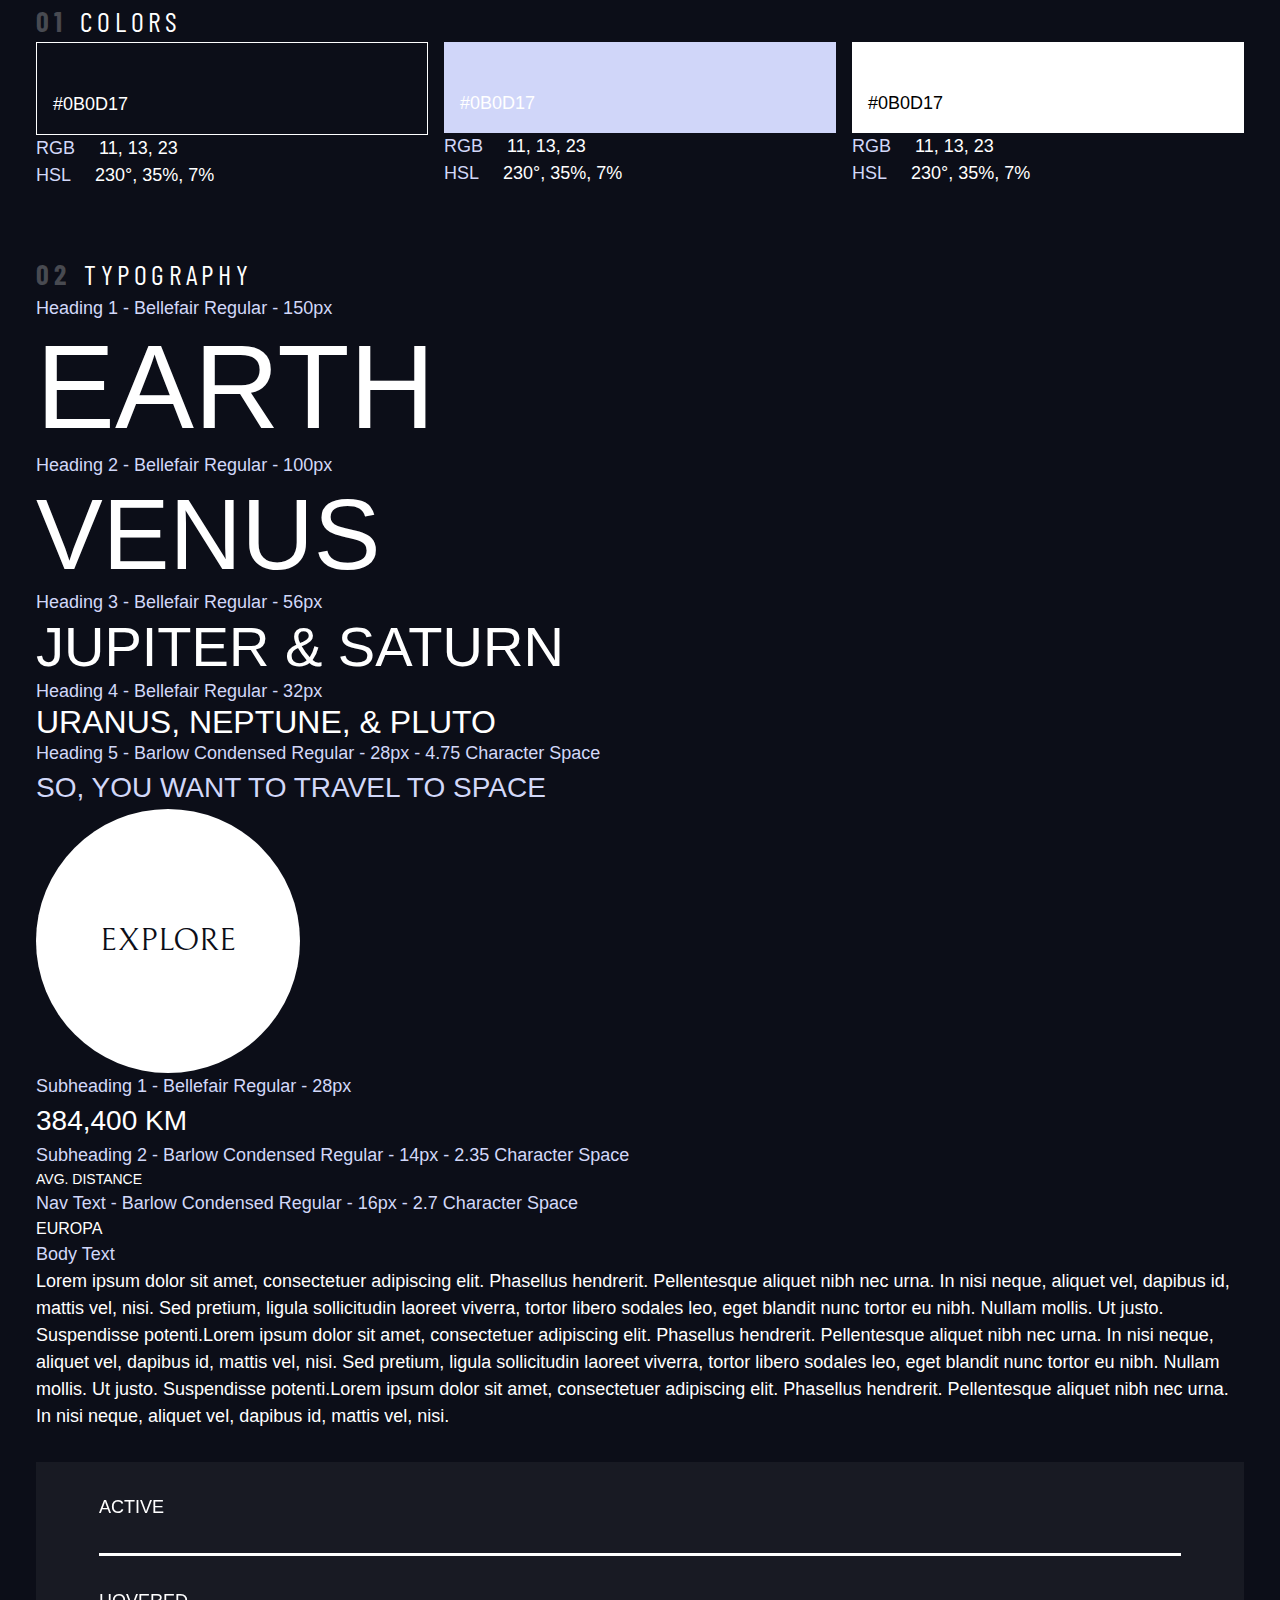
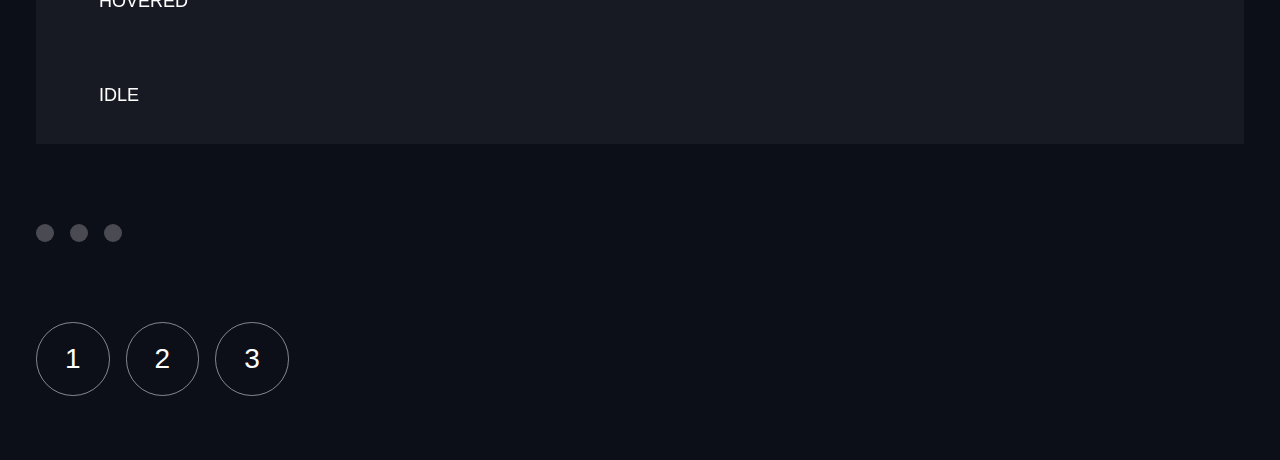
<file: index.html>
<!DOCTYPE html>
<html lang="en">
<head>
    <meta charset="UTF-8">
    <meta name="viewport" content="width=device-width, initial-scale=1.0">
    <link rel="preconnect" href="https://fonts.googleapis.com">
<link rel="preconnect" href="https://fonts.gstatic.com" crossorigin>
<link href="https://fonts.googleapis.com/css2?family=Barlow+Condensed:ital,wght@0,100;0,200;0,300;0,400;0,500;0,600;0,700;0,800;0,900;1,100;1,200;1,300;1,400;1,500;1,600;1,700;1,800;1,900&family=Bellefair&display=swap" rel="stylesheet">
    <link rel="stylesheet" href="style.css">
    <title>Document</title>
</head>
<body>
    <div class="container">
    <section class="colors">

            <h2 class="numbered-title"><span>01</span>COLORS</h2>

            <div class="flex">

        
<div style="flex-grow: 1;">
    <div style="padding: 3rem 1rem 1rem; border: 1px solid white;">#0B0D17</div>
    <p><span class="text-accent" style="margin-right:1.5rem;">RGB</span>11, 13, 23</p>
    <p><span class="text-accent" style="margin-right:1.5rem;">HSL</span>230°, 35%, 7%</p>
</div>

<div style="flex-grow: 1;">
    <div style="padding: 3rem 1rem 1rem; background-color:#D0D6F9;">#0B0D17</div>
    <p><span class="text-accent" style="margin-right:1.5rem;">RGB</span>11, 13, 23</p>
    <p><span class="text-accent" style="margin-right:1.5rem;">HSL</span>230°, 35%, 7%</p>
</div>

<div style="flex-grow: 1;">
    <div style="padding: 3rem 1rem 1rem; background-color:#FFFFFF; color: black;">#0B0D17</div>
    <p><span class="text-accent" style="margin-right:1.5rem;">RGB</span>11, 13, 23</p>
    <p><span class="text-accent" style="margin-right:1.5rem;">HSL</span>230°, 35%, 7%</p>
</div>

</div>
    
    </section>

    <section id="typography"  style="margin: 4rem 0">
        <h2 class="numbered-title"><span>02</span>Typography</h2>
        <div class="main-flex">

            <div>
                
                    <p class="text-accent">Heading 1 - Bellefair Regular - 150px</p>
                    <p class="fs-900 ff-Belle uppercase">Earth</p>
                
                
                    <p class="text-accent">Heading 2 - Bellefair Regular - 100px</p>
                    <p class="fs-800 ff-Belle uppercase">Venus</p>
                
                <div> 
                    <p class="text-accent">Heading 3 - Bellefair Regular - 56px</p>
                    <p class="fs-700 ff-Belle uppercase">Jupiter & Saturn</p>
                </div>
                <div> 
                    <p class="text-accent">Heading 4 - Bellefair Regular - 32px</p>
                    <p class="fs-600 ff-Belle uppercase">Uranus, Neptune, & Pluto</p>
                </div>
                <div> 
                    <p class="text-accent">Heading 5 - Barlow Condensed Regular - 28px - 4.75 Character Space</p>
                    <p class="fs-500 ff-barlow-cond text-accent letter-spacing-large uppercase">So, you want to travel to space</p>
                </div>

                <div>
                    <a href="#" class="large-button uppercase ff-serif fs-600 text-dark bg-white">Explore</a>
                </div>
            
            </div>
            
            <div>
                <div> 
                    <p class="text-accent">Subheading 1 - Bellefair Regular - 28px</p>
                    <p class="fs-500 ff-Belle uppercase">384,400 km</p>
                </div>
                <div> 
                    <p class="text-accent">Subheading 2 - Barlow Condensed Regular - 14px - 2.35 Character Space</p>
                    <p class="fs-200 ff-barlow-cond letter-spacing-small uppercase">Avg. Distance</p>
                </div>
                <div> 
                    <p class="text-accent">Nav Text - Barlow Condensed Regular - 16px - 2.7 Character Space</p>
                    <p class="fs-300 ff-barlow-cond letter-spacing-medium uppercase">Europa</p>
                </div>
                <div> 
                    <p class="text-accent">Body Text</p>
                    <p>Lorem ipsum dolor sit amet, consectetuer adipiscing elit. Phasellus hendrerit. Pellentesque aliquet nibh nec urna. In nisi neque, aliquet vel, dapibus id, mattis vel, nisi. Sed pretium, ligula sollicitudin laoreet viverra, tortor libero sodales leo, eget blandit nunc tortor eu nibh. Nullam mollis. Ut justo. Suspendisse potenti.Lorem ipsum dolor sit amet, consectetuer adipiscing elit. Phasellus hendrerit. Pellentesque aliquet nibh nec urna. In nisi neque, aliquet vel, dapibus id, mattis vel, nisi. Sed pretium, ligula sollicitudin laoreet viverra, tortor libero sodales leo, eget blandit nunc tortor eu nibh. Nullam mollis. Ut justo. Suspendisse potenti.Lorem ipsum dolor sit amet, consectetuer adipiscing elit. Phasellus hendrerit. Pellentesque aliquet nibh nec urna. In nisi neque, aliquet vel, dapibus id, mattis vel, nisi. </p>
                </div>

                <div class="align-center">
                
                    <ul class="primary-navigation underline-indicators">
                        <li class="uppercase letter-spacing-medium active"><a href="#" class="text-white">Active</a></li>
                        <li class="uppercase letter-spacing-medium"><a href="#" class="text-white">Hovered</a></li>
                        <li class="uppercase letter-spacing-medium"><a href="#" class="text-white">Idle</a></li>
                    </ul>
                
                          
                
                <div class="dot-indicators flex" style="margin-block:5rem">
                    <button></button>
                    <button></button>
                    <button></button>
                </div>
                
                <div class="number-indicators flex">
                    <button class="ff-Belle fs-500">1</button>
                    <button class="ff-Belle fs-500">2</button>
                    <button class="ff-Belle fs-500">3</button>
                </div>
            </div>
                



            </div>

            



            
        </div>
    </section>







</div>
</body>
</html>
</file>
<file: style.css>
/* ------------------- */
/* Custom properties   */
/* ------------------- */

:root {
  /* colors */
  --clr-dark: 230 35% 7%;
  --clr-light: 231 77% 90%;
  --clr-white: 0 0% 100%;
  
  /* font-sizes */
  --fs-900: clamp(5rem, 8vw + 1rem, 9.375rem);
  --fs-800: 3.5rem;
  --fs-700: 1.5rem;
  --fs-600: 1rem;
  --fs-500: 1rem;
  --fs-400: 0.9375rem;
  --fs-300: 1rem;
  --fs-200: 0.875rem;
  
  /* font-families */
  --ff-serif: "Bellefair", serif;
  --ff-sans-cond: "Barlow Condensed", sans-serif;
  --ff-sans-normal: "Barlow", sans-serif;
}

@media (min-width: 35em) {
  :root {
      --fs-800: 5rem;
      --fs-700: 2.5rem;
      --fs-600: 1.5rem;
      --fs-500: 1.25rem;
      --fs-400: 1rem;
  }
}

@media (min-width: 45em) {
  :root {
      /* font-sizes */
      --fs-800: 6.25rem;
      --fs-700: 3.5rem;
      --fs-600: 2rem;
      --fs-500: 1.75rem;
      --fs-400: 1.125rem;
  }
}


/* ------------------- */
/* Reset               */
/* ------------------- */

/* https://piccalil.li/blog/a-modern-css-reset/ */

/* Box sizing */
*,
*::before,
*::after {
  box-sizing: border-box;
}

/* Reset margins */
body,
h1,
h2,
h3,
h4,
h5,
p,
figure,
picture {
  margin: 0; 
}

h1,
h2,
h3,
h4,
h5,
h6,
p {
  font-weight: 400;
}

/* set up the body */
body {
  font-family: var(--ff-sans-normal);
  font-size: var(--fs-400);
  color: hsl( var(--clr-white) );
  background-color: hsl( var(--clr-dark) );
  line-height: 1.5;
  min-height: 100vh;
  
  display: grid;
  grid-template-rows: min-content 1fr;
  
  overflow-x: hidden;
}

/* make images easier to work with */
img,
picture {
  max-width: 100%;
  display: block;
}

/* make form elements easier to work with */
input,
button,
textarea,
select {
  font: inherit;
}

/* remove animations for people who've turned them off */
@media (prefers-reduced-motion: reduce) {  
*,
*::before,
*::after {
  animation-duration: 0.01ms !important;
  animation-iteration-count: 1 !important;
  transition-duration: 0.01ms !important;
  scroll-behavior: auto !important;
}
}


/* ------------------- */
/* Utility classes     */
/* ------------------- */

/* general */

.flex {
  display: flex;
  gap: var(--gap, 1rem);
}

.grid {
  display: grid;
  gap: var(--gap, 1rem);
}

.d-block {
  display: block;
}

.flow > *:where(:not(:first-child)) {
  margin-top: var(--flow-space, 1rem);
}

.flow--space-small {
  --flow-space: .75rem;
}

.container {
  padding-inline: 2em;
  margin-inline: auto;
  max-width: 80rem;
}

.sr-only {
position: absolute; 
width: 1px;
height: 1px;
padding: 0;
margin: -1px; 
overflow: hidden;
clip: rect(0, 0, 0, 0);
white-space: nowrap; /* added line */
border: 0;
}

/* colors */

.bg-dark { background-color: hsl( var(--clr-dark) );}
.bg-accent { background-color: hsl( var(--clr-light) );}
.bg-white { background-color: hsl( var(--clr-white) );}

.text-dark { color: hsl( var(--clr-dark) );}
.text-accent { color: hsl( var(--clr-light) );}
.text-white { color: hsl( var(--clr-white) );}

/* typography */

.ff-serif { font-family: var(--ff-serif); } 
.ff-sans-cond { font-family: var(--ff-sans-cond); } 
.ff-sans-normal { font-family: var(--ff-sans-normal); } 

.letter-spacing-1 { letter-spacing: 4.75px; } 
.letter-spacing-2 { letter-spacing: 2.7px; } 
.letter-spacing-3 { letter-spacing: 2.35px; } 

.uppercase { text-transform: uppercase; }

.fs-900 { font-size: var(--fs-900); }
.fs-800 { font-size: var(--fs-800); }
.fs-700 { font-size: var(--fs-700); }
.fs-600 { font-size: var(--fs-600); }
.fs-500 { font-size: var(--fs-500); }
.fs-400 { font-size: var(--fs-400); }
.fs-300 { font-size: var(--fs-300); }
.fs-200 { font-size: var(--fs-200); }

.fs-900,
.fs-800,
.fs-700,
.fs-600 {
  line-height: 1.1;
}

.numbered-title {
  font-family: var(--ff-sans-cond);
  font-size: var(--fs-500);
  text-transform: uppercase;
  letter-spacing: 4.72px; 
}

.numbered-title span {
  margin-right: .5em;
  font-weight: 700;
  color: hsl( var(--clr-white) / .25);
}


/* ------------------- */
/* Compontents         */
/* ------------------- */

.large-button {
  font-size: 2rem;
  position: relative;
  z-index: 1;
  display: inline-grid;
  place-items: center;
  padding: 0 2em;
  border-radius: 50%;
  aspect-ratio: 1;
  text-decoration: none;
}

.large-button::after {
  content: '';
  position: absolute;
  z-index: -1;
  width: 100%;
  height: 100%;
  background: hsl( var(--clr-white) / .1);
  border-radius: 50%;
  opacity: 0;
  transition: opacity 500ms linear, transform 750ms ease-in-out;
}

.large-button:hover::after,
.large-button:focus::after {
  opacity: 1;
  transform: scale(1.5);
}

.primary-navigation {
  --gap: clamp(1.5rem, 5vw, 3.5rem);
  --underline-gap: 2rem;
  list-style: none;
  padding: 0;
  margin: 0;
  background: hsl( var(--clr-white) / 0.05);
  backdrop-filter: blur(1.5rem);
}

.primary-navigation a {
  text-decoration: none;
}

.primary-navigation a > span {
  font-weight: 700;
  margin-right: .5em;
}

.logo {
  margin: 1.5rem clamp(1.5rem, 5vw, 3.5rem);
}

.primary-header {
  justify-content: space-between;
  align-items: center;
}

.mobile-nav-toggle {
  display: none;
}

.planets{
  margin: 0;
  padding: 0;
  list-style: none;
}

.planets a {
  text-decoration: none;
}

.planet-img{
  max-width: 60%;
}

@media (max-width: 35rem) {
  .primary-navigation {
      --underline-gap: .5rem;
      position: fixed;
      z-index: 1000;
      inset: 0 0 0 30%;
      list-style: none;
      padding: min(20rem, 15vh) 2rem;
      margin: 0;
      flex-direction: column;
      transform: translateX(100%);
      transition: transform 500ms ease-in-out;
  }
  
  .primary-navigation[data-visible="true"] {
      transform: translateX(0);
  }

  .mobile-nav-toggle {
      display: block;
      position: absolute;
      z-index: 2000;
      right: 1rem;
      top: 2rem;
      background: transparent;
      background-image: url(icon-hamburger.svg);
      background-repeat: no-repeat;
      width: 1.5rem;
      aspect-ratio: 1;
      border: 0;
  }
}

@media (min-width: 35em) {
  .primary-navigation {
      padding-inline: clamp(3rem, 7vh, 7rem);
  }
}

@media (min-width: 35em) and (max-width: 45em) {
  .primary-navigation {
      padding-inline: 3rem;
  }
  
  .primary-navigation a > span {
      display: none;
  }
}

@media (min-width: 45em) {
  .primary-navigation {
      margin-block: 2rem;
  }
}

.underline-indicators > * {
  cursor: pointer;
  padding: var(--underline-gap, .5rem) 0;
  border: 0;
  border-bottom: .2rem solid hsl( var(--clr-white) / 0 );
  background-color: transparent;
}

.underline-indicators > *:focus {
  border-color: hsl( var(--clr-white) / .5);
}

@media (hover: hover) {
  .underline-indicators > *:hover{
      border-color: hsl( var(--clr-white) / .5);
  }
}

@media (min-width: 35rem) {
  .underline-indicators > .active,
  .underline-indicators > [aria-selected="true"] {
      color: hsl( var(--clr-white) / 1);
      border-color: hsl( var(--clr-white) / 1); 
  }
}

.tab-list {
  --gap: 2rem;
}

.number-indicators > *{
  padding:0 1em;
  aspect-ratio: 1;
  
  
  border:1px solid hsl( var(--clr-white) / .5);
  color:hsl( var(--clr-white)) ;
  background-color: transparent;
  border-radius: 50%;
  cursor: pointer;
}

.number-indicators > [aria-selected="true"] {
  background-color: hsl( var(--clr-white) / 1); 
  color:hsl( var(--clr-dark) ) ;
}

.number-indicators > *:hover,
.number-indicators > *:focus { 
  background-color: hsl( var(--clr-white) / .5);
}

.dot-indicators > * {
  cursor: pointer;
  border: 0;
  border-radius: 50%;
  padding: .5em;
  background-color: hsl( var(--clr-white) / .25);
}

.dot-indicators > *:hover,
.dot-indicators > *:focus { 
  background-color: hsl( var(--clr-white) / .5);
}

.dot-indicators > [aria-selected="true"] {
  background-color: hsl( var(--clr-white) / 1); 
}


/* ----------------------------- */
/* Page specific background      */
/* ----------------------------- */
body {
  background-size: cover;
  background-position: bottom center;
}
/* HOME */
.home {
  background-image: url(assets/home/background-home-mobile.jpg);
}

@media (min-width: 35rem) {
  .home {
      background-position: center center;
      background-image: url(assets/home/background-home-tablet.jpg);
  }
}

@media (min-width: 45rem) {
  .home {
      background-image: url(assets/home/background-home-desktop.jpg);
  }
}

/* DESTINATION */
.destination-page {
  background-image: url(assets/destination/background-destination-mobile.jpg);
}

@media (min-width: 35rem) {
  .destination-page {
      background-position: center center;
      background-image: url(assets/destination/background-destination-tablet.jpg);
  }
}

@media (min-width: 45rem) {
  .destination-page {
      background-image: url(assets/destination/background-destination-desktop.jpg);
  }
}

/* CREW */
.crew-page {
  background-image: url(assets/crew/background-crew-mobile.jpg);
}

@media (min-width: 35rem) {
  .crew-page {
      background-position: center center;
      background-image: url(assets/crew/background-crew-tablet.jpg);
  }
}

@media (min-width: 45rem) {
  .crew-page {
      background-image: url(assets/crew/background-crew-desktop.jpg);
  }
}

/* TECH */

.tech-page {
  background-image: url(assets/technology/background-technology-mobile.jpg);
}

@media (min-width: 35rem) {
  .tech-page {
      background-position: center center;
      background-image: url(assets/technology/background-technology-tablet.jpg);
  }
}

@media (min-width: 45rem) {
  .tech-page {
      background-image: url(assets/technology/background-technology-desktop.jpg);
  }
}

/* ----------------------------- */
/* Layout                        */
/* ----------------------------- */

.grid-container {
  text-align: center;
  display: grid;
  place-items: center;
  padding-inline: 1rem;
  padding-bottom: 4rem;
}

.grid-container p:not([class]) {
  max-width: 50ch;
  color:hsl(var(--clr-light)) ;
}

.numbered-title {
  grid-area: title;
}

/* destination layout */

.grid-container--destination {
  grid-template-areas: 
      'title'
      'image'
      'tabs'
      'content';
}

.grid-container--destination > img {
  grid-area: image;
  max-width: 60%;
}

.grid-container--destination > .tab-list {
  grid-area: tabs;
}

.grid-container--destination > .destination-info {
  grid-area: content;
}

.destination-meta {
  flex-direction: column;
  border-top: 1px solid hsl( var(--clr-white) / .1);
  padding-top: 2.5rem;
  margin-top: 2.5rem;
    --gap: min(6vw, 6rem);
    justify-content: start;
  }

/* Crew layout */

.grid-container--crew {
  padding-bottom: 0;
  grid-template-areas: 
  'title'
  'image'
  'tabs'
  'content';
    }

    .grid-container--crew > .crew-info {
      grid-area: content;
    }

    .grid-container--crew > img {
      grid-area: image;
      max-width: 60%;
      border-bottom: 1px solid hsl( var(--clr-white) / .1);
    }

    .grid-container--crew > .dot-indicators {
      grid-area: tabs;
    }

    .crew-info h2 {
      color: hsl( var(--clr-white) / .5);
  }

  /* Tech layout */

  .grid-container--tech {
    padding-inline:0;
    grid-template-areas: 
        'title'
        'image'
        'tabs'
        'content';
  }

    .grid-container--tech > .technology-info {
      grid-area: content;
    }

    .grid-container--tech > .number-indicators {
      grid-area: tabs;
    }

    .grid-container--tech > picture {
      grid-area: image;
      max-width: 100%;
    }


    @media (min-width: 35em) {
      .numbered-title {
          justify-self: start;
      }
    
      .destination-meta {
        flex-direction: row;
        justify-content: space-evenly;
    }
    
    .grid-container--crew {
      grid-template-areas: 
          'title'
          'content'
          'tabs'
          'image';
  }
    }

    @media (min-width: 45em) {
      .grid-container--crew {
        justify-items: start;
      
        grid-template-areas: 
            '. title title .'
            '. content image .'
            '. tabs image .';

      }

      
    }

@media (min-width: 45em) {
  .grid-container {
      text-align: left;
      column-gap: var(--container-gap, 2rem);
      grid-template-columns: minmax(1rem, 1fr) repeat(2, minmax(0, 30rem)) minmax(1rem, 1fr);
  }

  .grid-container--home {
    padding-bottom: max(6rem, 20vh);
    align-items: end;
}

.grid-container--home > *:first-child {
  grid-column: 2;
}

.grid-container--home > *:last-child {
  grid-column: 3;
}

.grid-container--destination {
  justify-items: start;

  grid-template-areas: 
      '. title title .'
      '. image tabs .'
      '. image content .';
}

.grid-container--destination > img,
.grid-container--crew > img{
max-width: 90%;
}

.grid-container--crew > .dot-indicators {
  justify-self: start;
}

.grid-container--tech > .number-indicators {
  flex-direction: column;
}

.grid-container--crew > img {
  align-self: end;
}

/*----------------------- TECH--------------------- */
.grid-container--tech {
  padding-inline-start: 1rem;
  grid-template-areas: 
        'title title title'
        'tabs content image';

        grid-template-columns: minmax(0, 5rem) minmax(0, 35rem) minmax(0, 30rem);
        justify-content: center;
  }

  

      }
</file>
